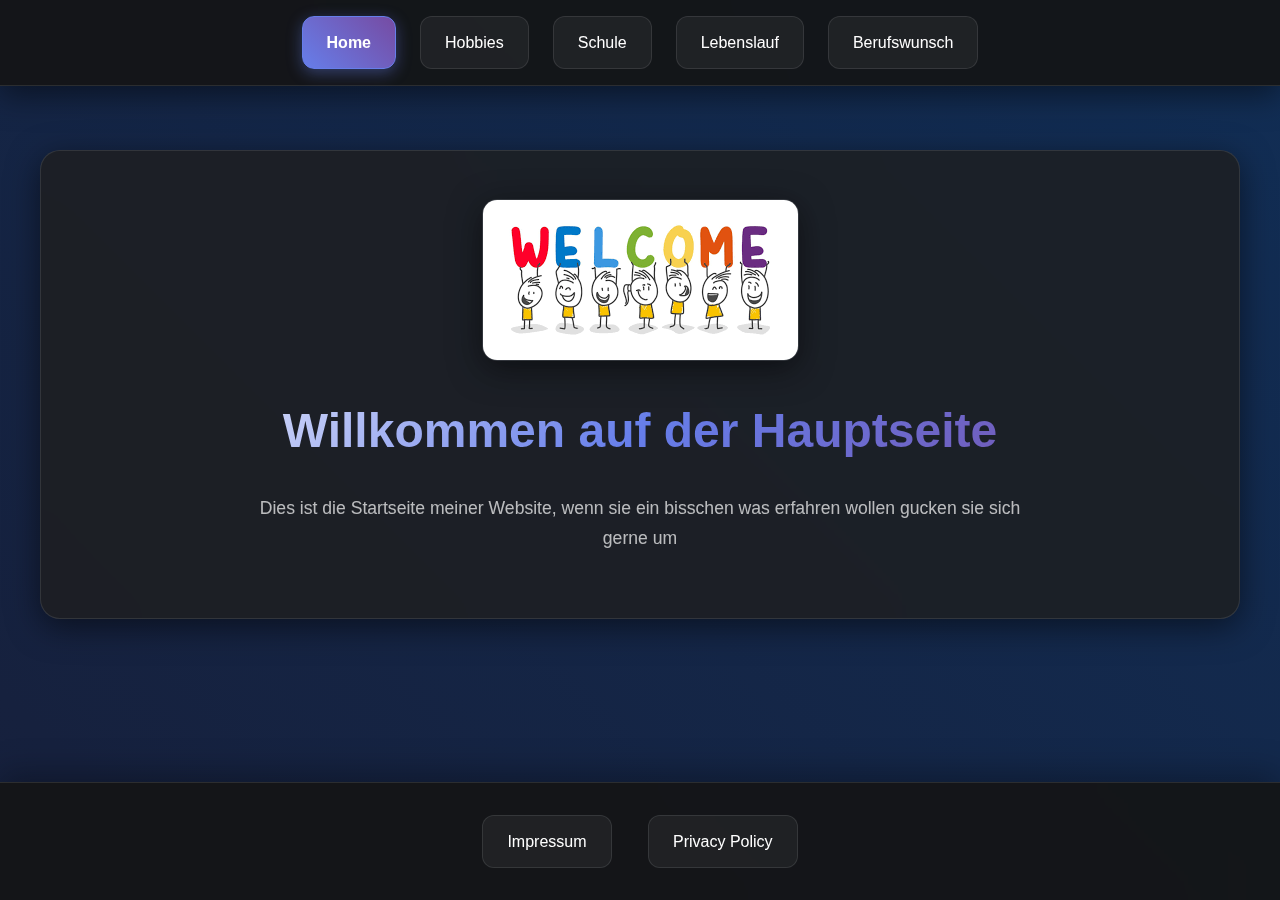
<file: index.html>
<!DOCTYPE html>
<html lang="de">

<head>
    <meta charset="UTF-8">
    <meta name="viewport" content="width=device-width, initial-scale=1.0">
    <title>Home</title>
    <link rel="stylesheet" href="style.css">
</head>

<body>
    <nav>
        <ul>
            <li><a href="index.html" class="active">Home</a></li>
            <li><a href="pages/hobbies.html">Hobbies</a></li>
            <li><a href="pages/schule.html">Schule</a></li>
            <li><a href="pages/lebenslauf.html">Lebenslauf</a></li>
            <li><a href="pages/berufswunsch.html">Berufswunsch</a></li>
        </ul>
    </nav>

    <main>
        <div class="content-container">
            <img src="src/img/Welcome.png" class="welcome-image" alt="">
            <h1>Willkommen auf der Hauptseite</h1>
            <p>Dies ist die Startseite meiner Website, wenn sie ein bisschen was erfahren wollen gucken sie sich gerne um
            </p>
        </div>
    </main>

    <footer>
        <a href="pages/Impressum.html">Impressum</a>
        <a href="pages/PrivacyPolicy.html">Privacy Policy</a>
    </footer>
</body>

</html>
</file>
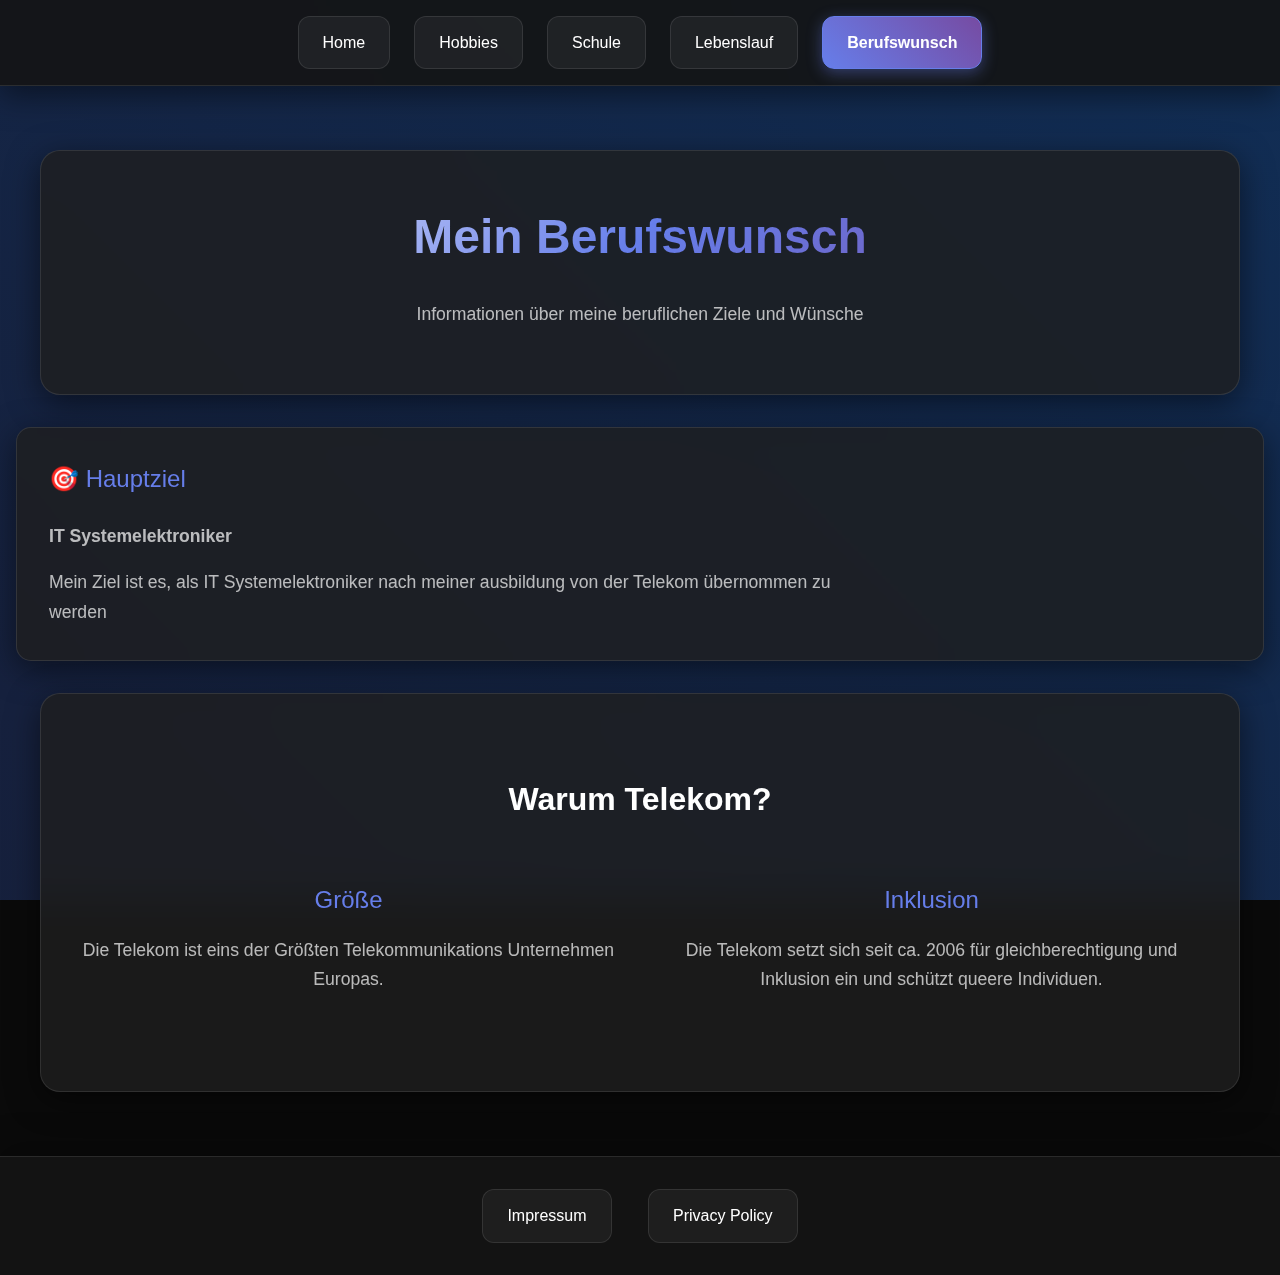
<file: pages/berufswunsch.html>
<!DOCTYPE html>
<html lang="de">
<head>
    <meta charset="UTF-8">
    <meta name="viewport" content="width=device-width, initial-scale=1.0">
    <title>Berufswunsch - Meine Ziele</title>
    <link rel="stylesheet" href="../style.css">
</head>
<body>
    <nav>
        <ul>
            <li><a href="../index.html">Home</a></li>
            <li><a href="hobbies.html">Hobbies</a></li>
            <li><a href="schule.html">Schule</a></li>
            <li><a href="lebenslauf.html">Lebenslauf</a></li>
            <li><a href="berufswunsch.html" class="active">Berufswunsch</a></li>
        </ul>
    </nav>
    
    <main>
        <div class="content-container">
            <h1>Mein Berufswunsch</h1>
            <p>Informationen über meine beruflichen Ziele und Wünsche</p>
        </div>

        <div class="card-grid">
            <div class="card">
                <h3 class="text-gradient">🎯 Hauptziel</h3>
                <p><strong>IT Systemelektroniker</strong></p>
                <p>Mein Ziel ist es, als IT Systemelektroniker nach meiner ausbildung von der Telekom übernommen zu werden</p>
            </div>
        </div>

        <div class="content-container">
            <h2>Warum Telekom?</h2>
            <div class="card-grid">
                <div class="glass-card">
                    <h3>Größe</h3>
                    <p>Die Telekom ist eins der Größten Telekommunikations Unternehmen Europas.</p>
                </div>
                <div class="glass-card">
                    <h3>Inklusion</h3>
                    <p>Die Telekom setzt sich seit ca. 2006 für gleichberechtigung und Inklusion ein und schützt queere Individuen.</p>
                </div>
            </div>
        </div>
    </main>

    <footer>
        <a href="Impressum.html">Impressum</a>
        <a href="PrivacyPolicy.html">Privacy Policy</a>
    </footer>
</body>
</html>
</file>
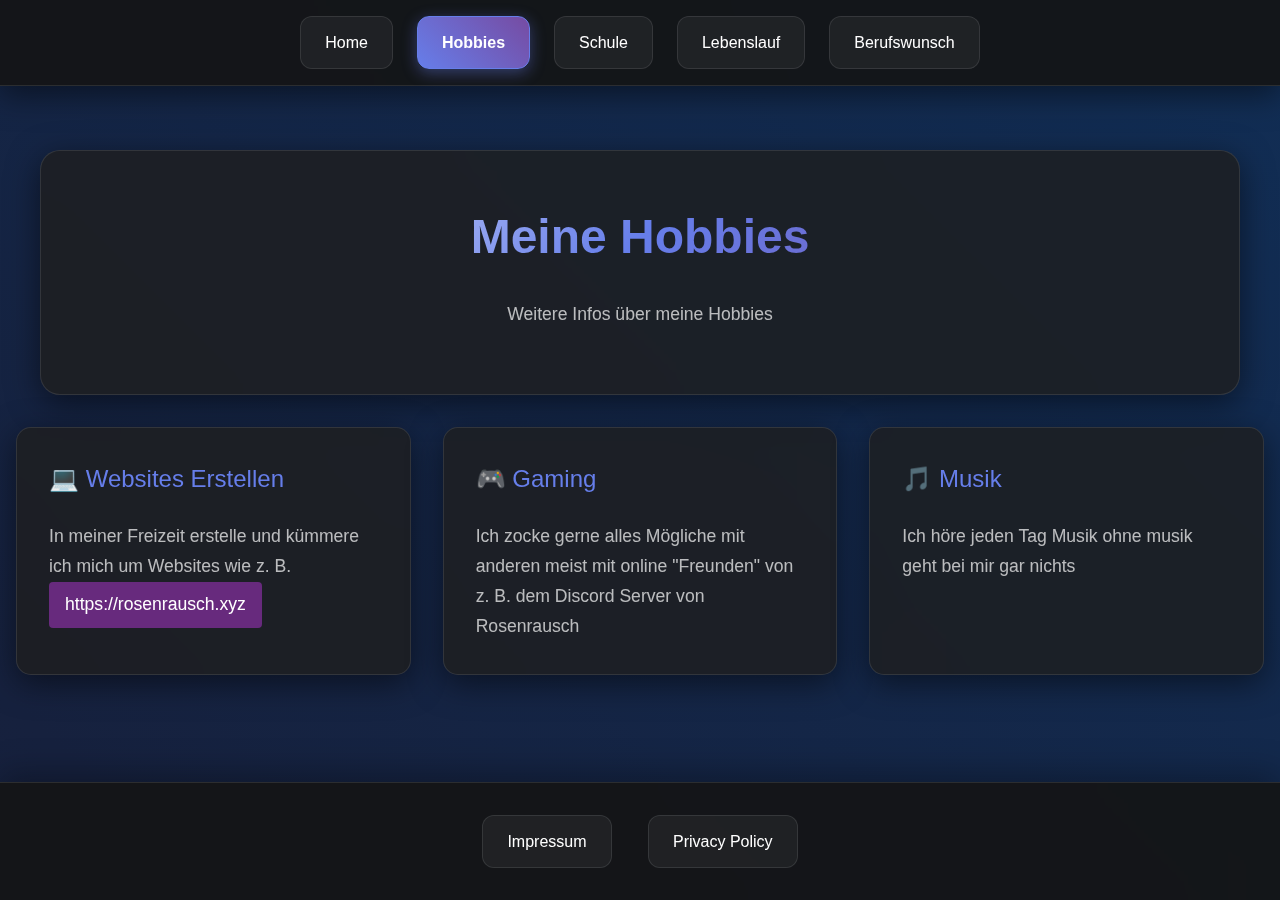
<file: pages/hobbies.html>
<!DOCTYPE html>
<html lang="de">
<head>
    <meta charset="UTF-8">
    <meta name="viewport" content="width=device-width, initial-scale=1.0">
    <title>Hobbies - Meine Interessen</title>
    <link rel="stylesheet" href="../style.css">
</head>
<body>
    <nav>
        <ul>
            <li><a href="../index.html">Home</a></li>
            <li><a href="hobbies.html" class="active">Hobbies</a></li>
            <li><a href="schule.html">Schule</a></li>
            <li><a href="lebenslauf.html">Lebenslauf</a></li>
            <li><a href="berufswunsch.html">Berufswunsch</a></li>
        </ul>
    </nav>
    
    <main>
        <div class="content-container">
            <h1>Meine Hobbies</h1>
            <p>Weitere Infos über meine Hobbies</p>
        </div>

        <div class="card-grid">
            <div class="card">
                <h3 class="text-gradient">💻 Websites Erstellen</h3>
                <p>In meiner Freizeit erstelle und kümmere ich mich um Websites wie z. B. <a href="https://rosenrausch.xyz" target="_blank" class="btn">https://rosenrausch.xyz</a></p>
            </div>

            <div class="card">
                <h3 class="text-gradient">🎮 Gaming</h3>
                <p>Ich zocke gerne alles Mögliche mit anderen meist mit online "Freunden" von z. B. dem Discord Server von Rosenrausch</p>
            </div>

            <div class="card">
                <h3 class="text-gradient">🎵 Musik</h3>
                <p>Ich höre jeden Tag Musik ohne musik geht bei mir gar nichts </p>
            </div>
        </div>
    </main>

    <footer>
        <a href="Impressum.html">Impressum</a>
        <a href="PrivacyPolicy.html">Privacy Policy</a>
    </footer>
</body>
</html>
</file>
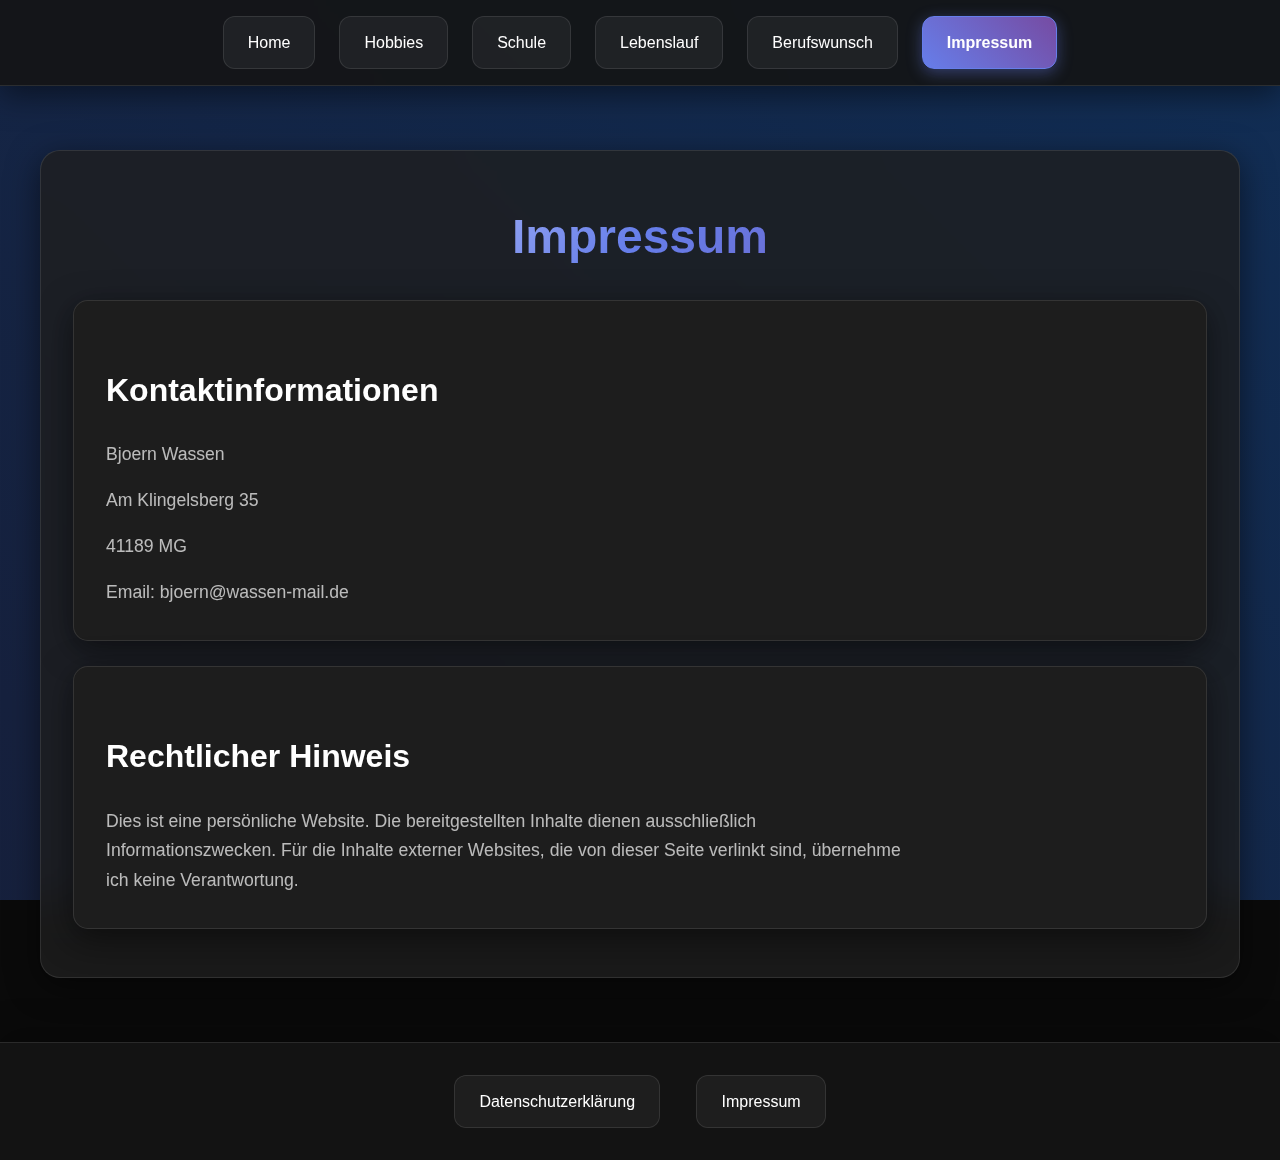
<file: pages/Impressum.html>
<!DOCTYPE html>
<html lang="de">

<head>
    <meta charset="UTF-8">
    <title>Impressum</title>
    <link rel="stylesheet" href="../style.css">
    <meta name="viewport" content="width=device-width, initial-scale=1.0">
</head>

<body>
    <nav>
        <ul>
            <li><a href="../index.html">Home</a></li>
            <li><a href="hobbies.html">Hobbies</a></li>
            <li><a href="schule.html">Schule</a></li>
            <li><a href="lebenslauf.html">Lebenslauf</a></li>
            <li><a href="berufswunsch.html">Berufswunsch</a></li>
            <li><a href="Impressum.html" class="active">Impressum</a></li>
        </ul>
    </nav>

    <main>
        <div class="content-container">
            <h1>Impressum</h1>

            <div class="card">
                <h2>Kontaktinformationen</h2>
                <p>Bjoern Wassen</p>
                <p>Am Klingelsberg 35</p>
                <p>41189 MG</p>
                <p>Email: bjoern@wassen-mail.de</p>
            </div>

            <br>

            <div class="card">
                <h2>Rechtlicher Hinweis</h2>
                <p>Dies ist eine persönliche Website. Die bereitgestellten Inhalte dienen ausschließlich
                    Informationszwecken. Für die Inhalte externer Websites, die von dieser Seite verlinkt sind,
                    übernehme ich keine Verantwortung.</p>
            </div>
        </div>
    </main>

    <footer>
        <a href="/pages/PrivacyPolicy.html">Datenschutzerklärung</a>
        <a href="/pages/Impressum.html">Impressum</a>
    </footer>
</body>

</html>
</file>
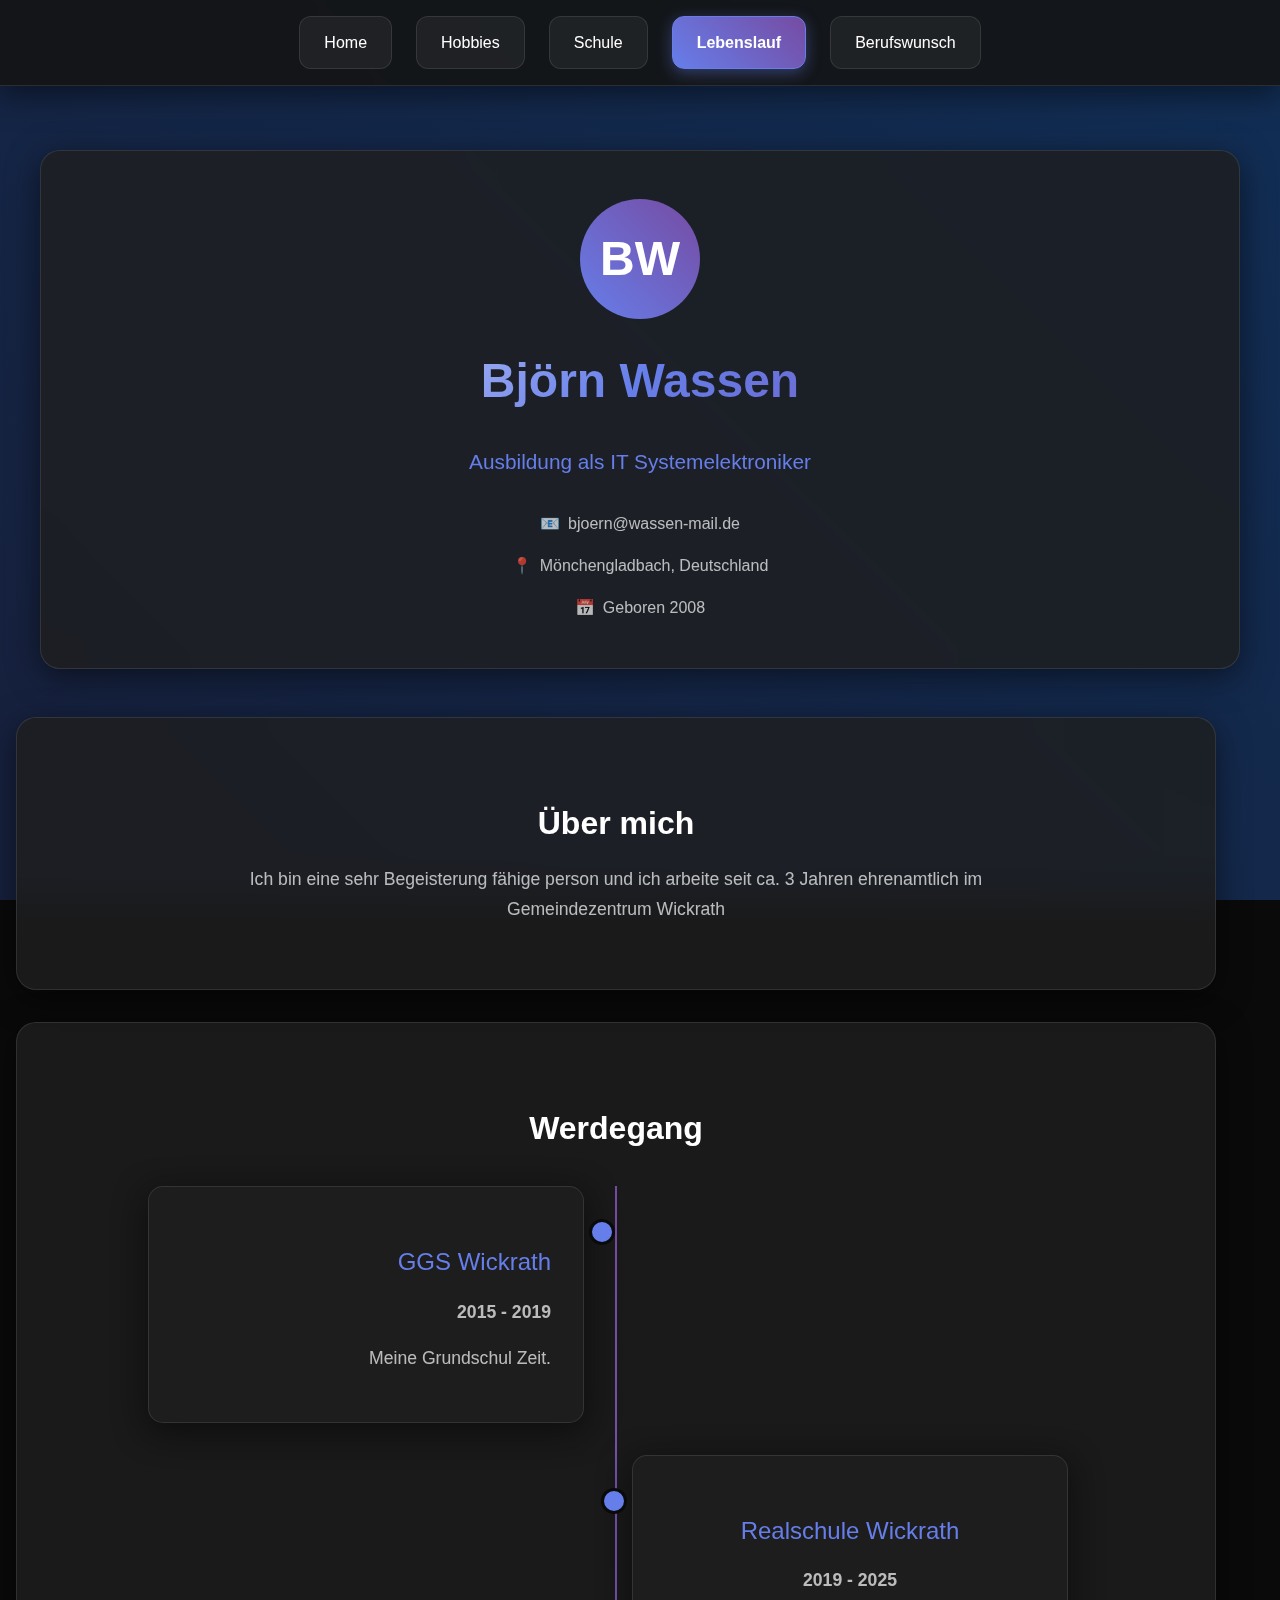
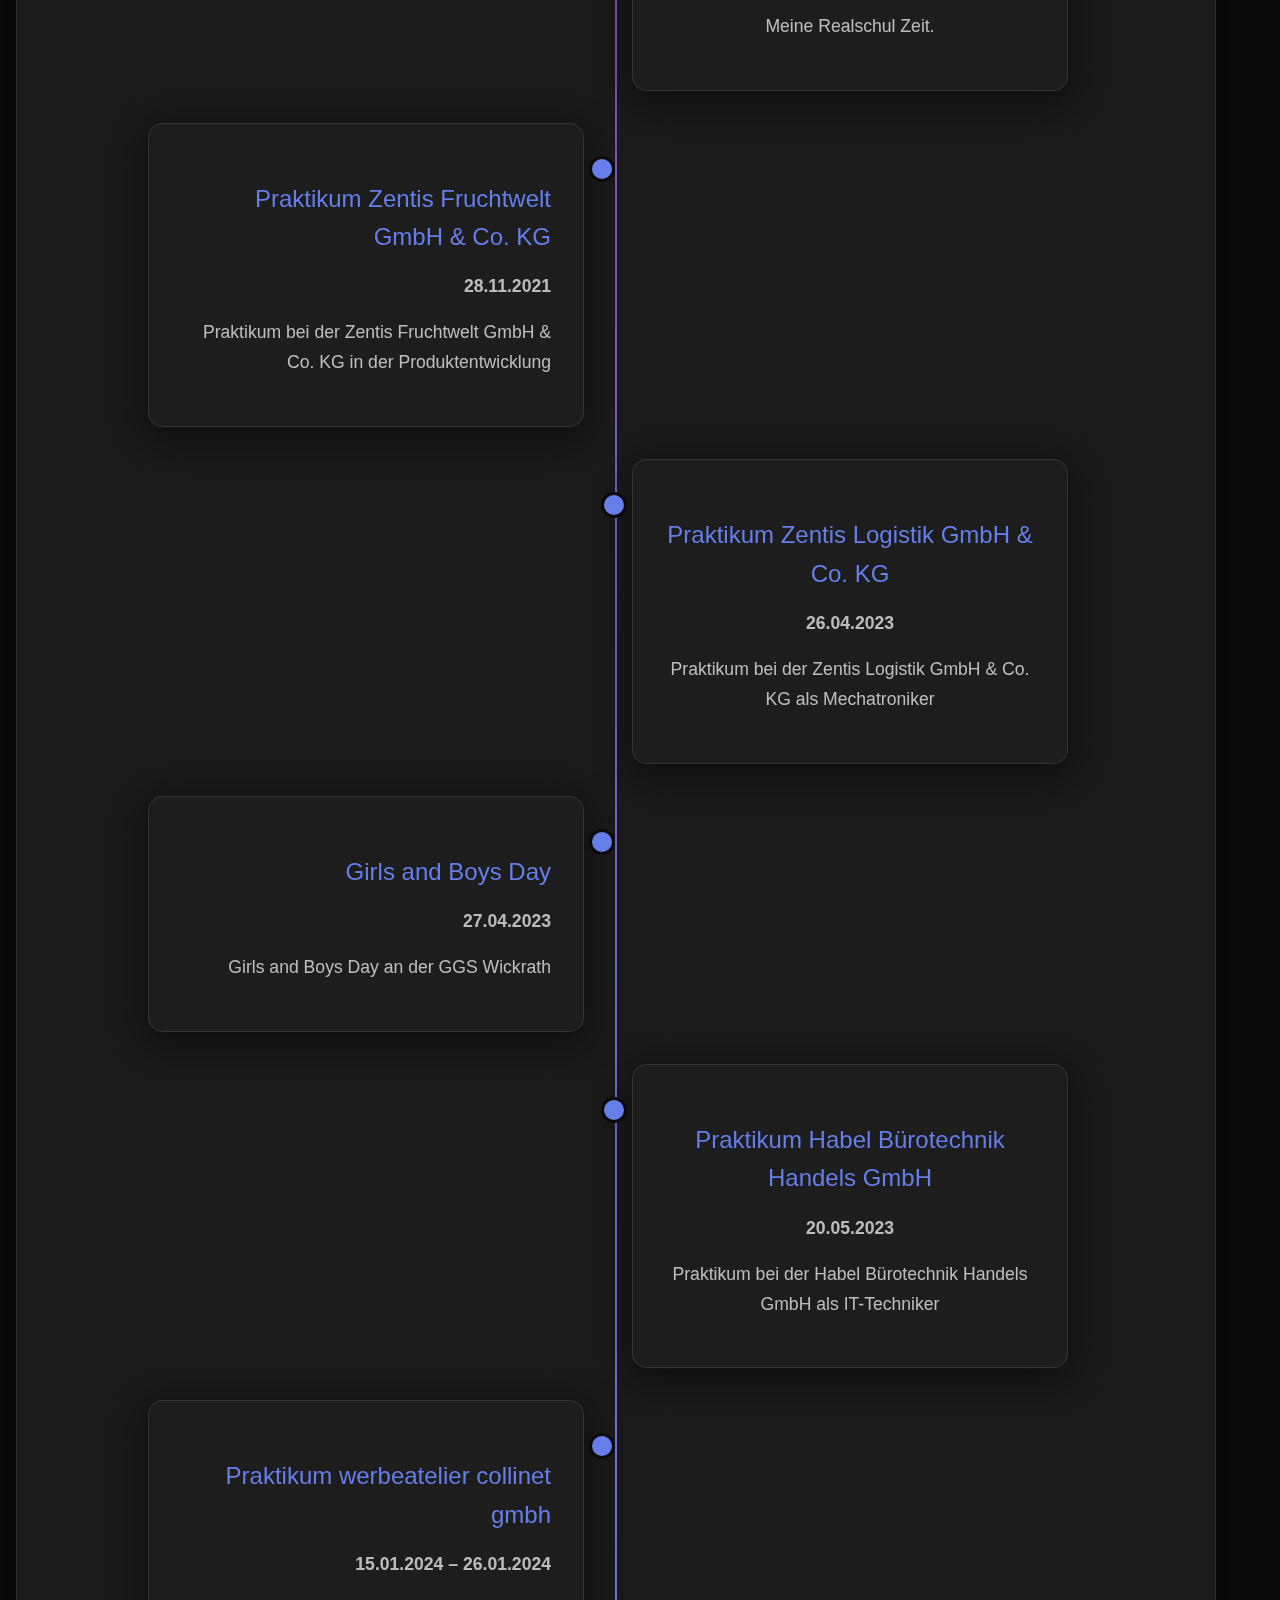
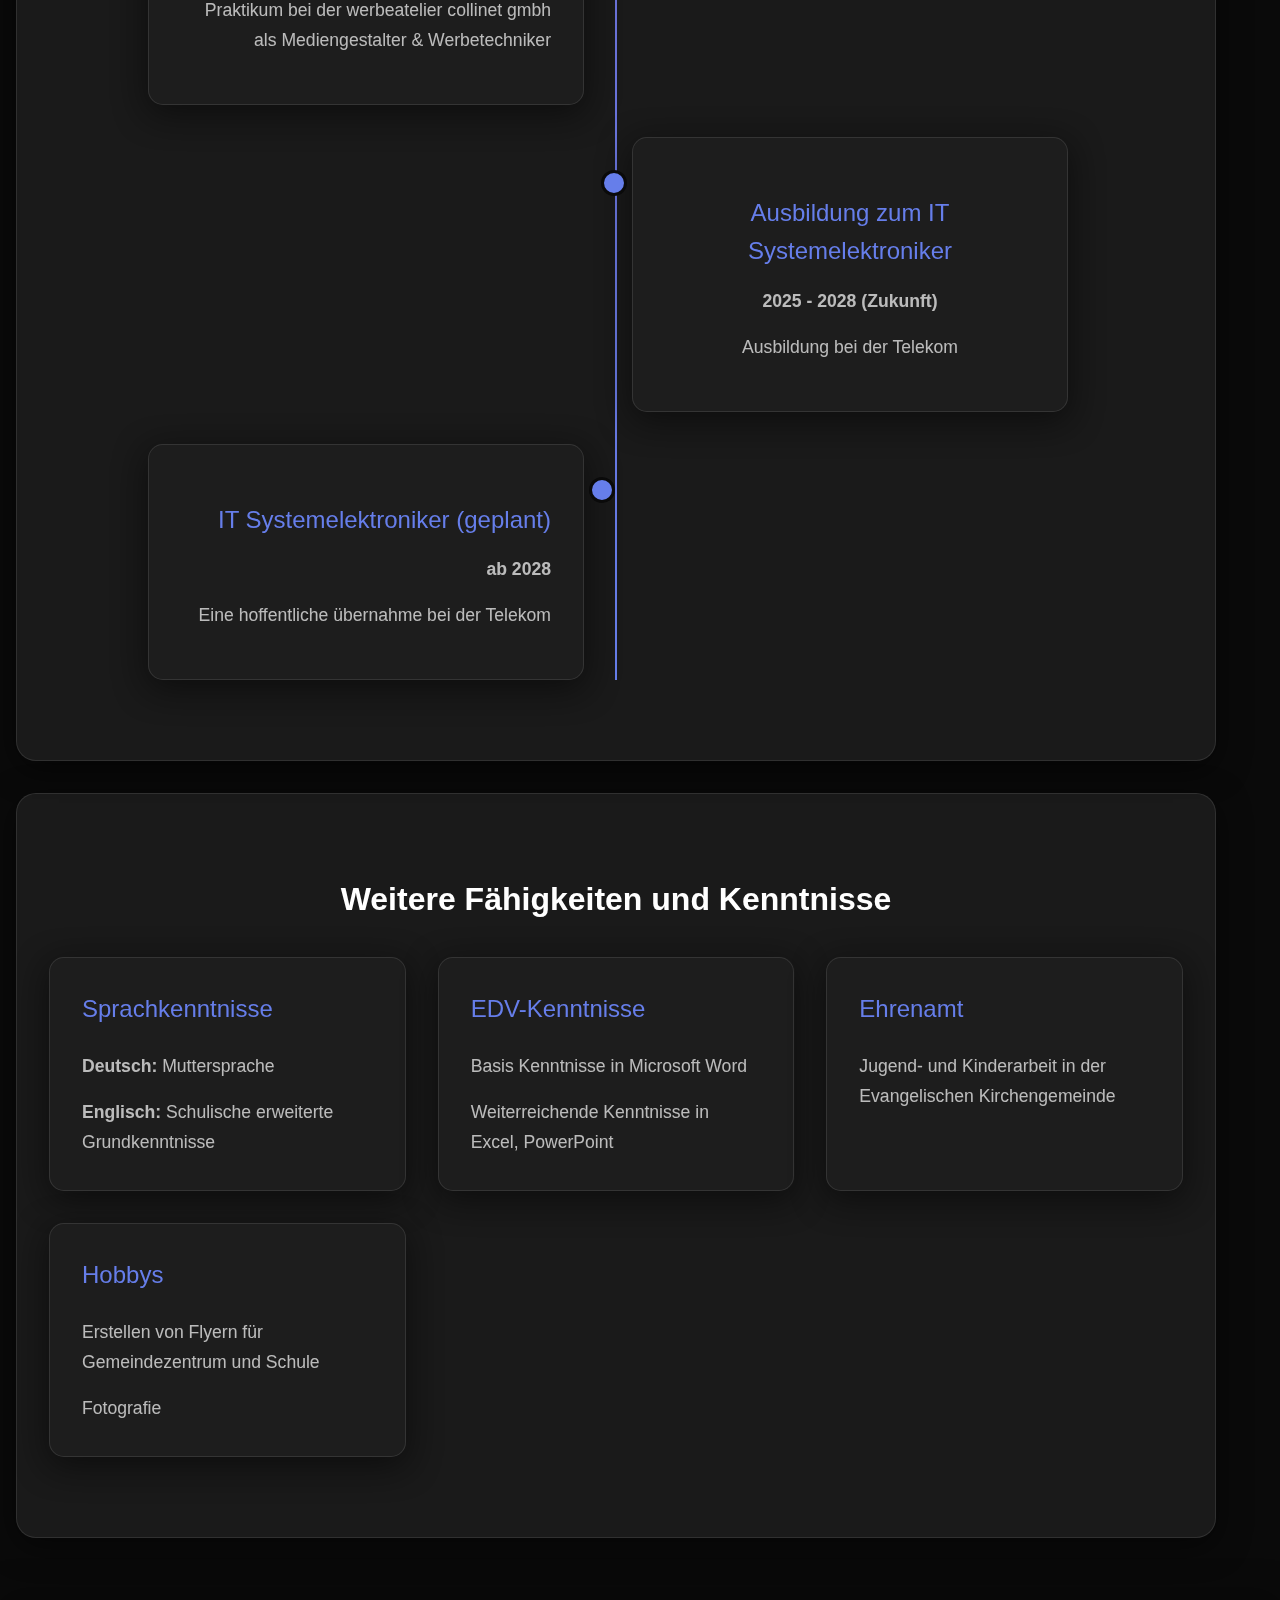
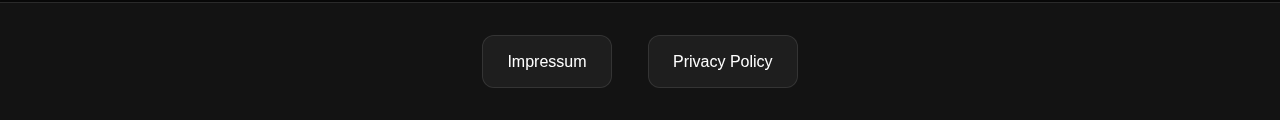
<file: pages/lebenslauf.html>
<!DOCTYPE html>
<html lang="de">
<head>
    <meta charset="UTF-8">
    <meta name="viewport" content="width=device-width, initial-scale=1.0">
    <title>Lebenslauf - Björn Wassen</title>
    <link rel="stylesheet" href="../style.css">
</head>
<body>
    <nav>
        <ul>
            <li><a href="../index.html">Home</a></li>
            <li><a href="hobbies.html">Hobbies</a></li>
            <li><a href="schule.html">Schule</a></li>
            <li><a href="lebenslauf.html" class="active">Lebenslauf</a></li>
            <li><a href="berufswunsch.html">Berufswunsch</a></li>
        </ul>
    </nav>
    
    <main>
        <!-- Header Sektion -->
        <div class="content-container cv-header">
            <div style="width: 120px; height: 120px; background: var(--accent-gradient); border-radius: 50%; margin: 0 auto 1.5rem auto; display: flex; align-items: center; justify-content: center; font-size: 3rem; font-weight: bold; color: white;">BW</div>
            <h1>Björn Wassen</h1>
            <p style="font-size: 1.3rem; color: var(--accent-color); margin-bottom: 2rem;">Ausbildung als IT Systemelektroniker</p>
            
            <div class="contact-info" style="display: flex; flex-direction: column; align-items: center; justify-content: center;">
                <div class="contact-item">
                    <span>📧</span>
                    <span>bjoern@wassen-mail.de</span>
                </div>
                <div class="contact-item">
                    <span>📍</span>
                    <span>Mönchengladbach, Deutschland</span>
                </div>
                <div class="contact-item">
                    <span>📅</span>
                    <span>Geboren 2008</span>
                </div>
            </div>
        </div>

        <!-- Über mich -->
        <div class="content-container cv-section">
            <h2>Über mich</h2>
            <p>Ich bin eine sehr Begeisterung fähige person und ich arbeite seit ca. 3 Jahren ehrenamtlich im Gemeindezentrum Wickrath</p>
        </div>

        <!-- Berufserfahrung & Bildung -->
        <div class="content-container cv-section">
            <h2>Werdegang</h2>
            <div class="timeline">
                <div class="timeline-item">
                    <h3>GGS Wickrath</h3>
                    <p><strong>2015 - 2019</strong></p>
                    <p>Meine Grundschul Zeit.</p>
                </div>

                <div class="timeline-item">
                    <h3>Realschule Wickrath</h3>
                    <p><strong>2019 - 2025</strong></p>
                    <p>Meine Realschul Zeit.</p>
                </div>

                <div class="timeline-item">
                    <h3>Praktikum Zentis Fruchtwelt GmbH & Co. KG</h3>
                    <p><strong>28.11.2021</strong></p>
                    <p>Praktikum bei der Zentis Fruchtwelt GmbH & Co. KG in der Produktentwicklung</p>
                </div>

                <div class="timeline-item">
                    <h3>Praktikum Zentis Logistik GmbH & Co. KG</h3>
                    <p><strong>26.04.2023</strong></p>
                    <p>Praktikum bei der Zentis Logistik GmbH & Co. KG als Mechatroniker</p>
                </div>

                <div class="timeline-item">
                    <h3>Girls and Boys Day</h3>
                    <p><strong>27.04.2023</strong></p>
                    <p>Girls and Boys Day an der GGS Wickrath</p>
                </div>

                <div class="timeline-item">
                    <h3>Praktikum Habel Bürotechnik Handels GmbH</h3>
                    <p><strong>20.05.2023</strong></p>
                    <p>Praktikum bei der Habel Bürotechnik Handels GmbH als IT-Techniker</p>
                </div>

                <div class="timeline-item">
                    <h3>Praktikum werbeatelier collinet gmbh</h3>
                    <p><strong>15.01.2024 – 26.01.2024</strong></p>
                    <p>Praktikum bei der werbeatelier collinet gmbh als Mediengestalter & Werbetechniker</p>
                </div>

                <div class="timeline-item">
                    <h3>Ausbildung zum IT Systemelektroniker</h3>
                    <p><strong>2025 - 2028 (Zukunft)</strong></p>
                    <p>Ausbildung bei der Telekom</p>
                </div>

                <div class="timeline-item">
                    <h3>IT Systemelektroniker (geplant)</h3>
                    <p><strong>ab 2028</strong></p>
                    <p>Eine hoffentliche übernahme bei der Telekom</p>
                </div>
            </div>
        </div>

        <!-- Weitere Fähigkeiten und Kenntnisse -->
        <div class="content-container cv-section">
            <h2>Weitere Fähigkeiten und Kenntnisse</h2>

            <div class="card-grid">
                <div class="card">
                    <h3>Sprachkenntnisse</h3>
                    <p><strong>Deutsch:</strong> Muttersprache</p>
                    <p><strong>Englisch:</strong> Schulische erweiterte Grundkenntnisse</p>
                </div>

                <div class="card">
                    <h3>EDV-Kenntnisse</h3>
                    <p>Basis Kenntnisse in Microsoft Word</p>
                    <p>Weiterreichende Kenntnisse in Excel, PowerPoint</p>
                </div>

                <div class="card">
                    <h3>Ehrenamt</h3>
                    <p>Jugend- und Kinderarbeit in der Evangelischen Kirchengemeinde</p>
                </div>

                <div class="card">
                    <h3>Hobbys</h3>
                    <p>Erstellen von Flyern für Gemeindezentrum und Schule</p>
                    <p>Fotografie</p>
                </div>
            </div>

        </div>
    </main>

    <footer>
        <a href="Impressum.html">Impressum</a>
        <a href="PrivacyPolicy.html">Privacy Policy</a>
    </footer>
</body>
</html>
</file>
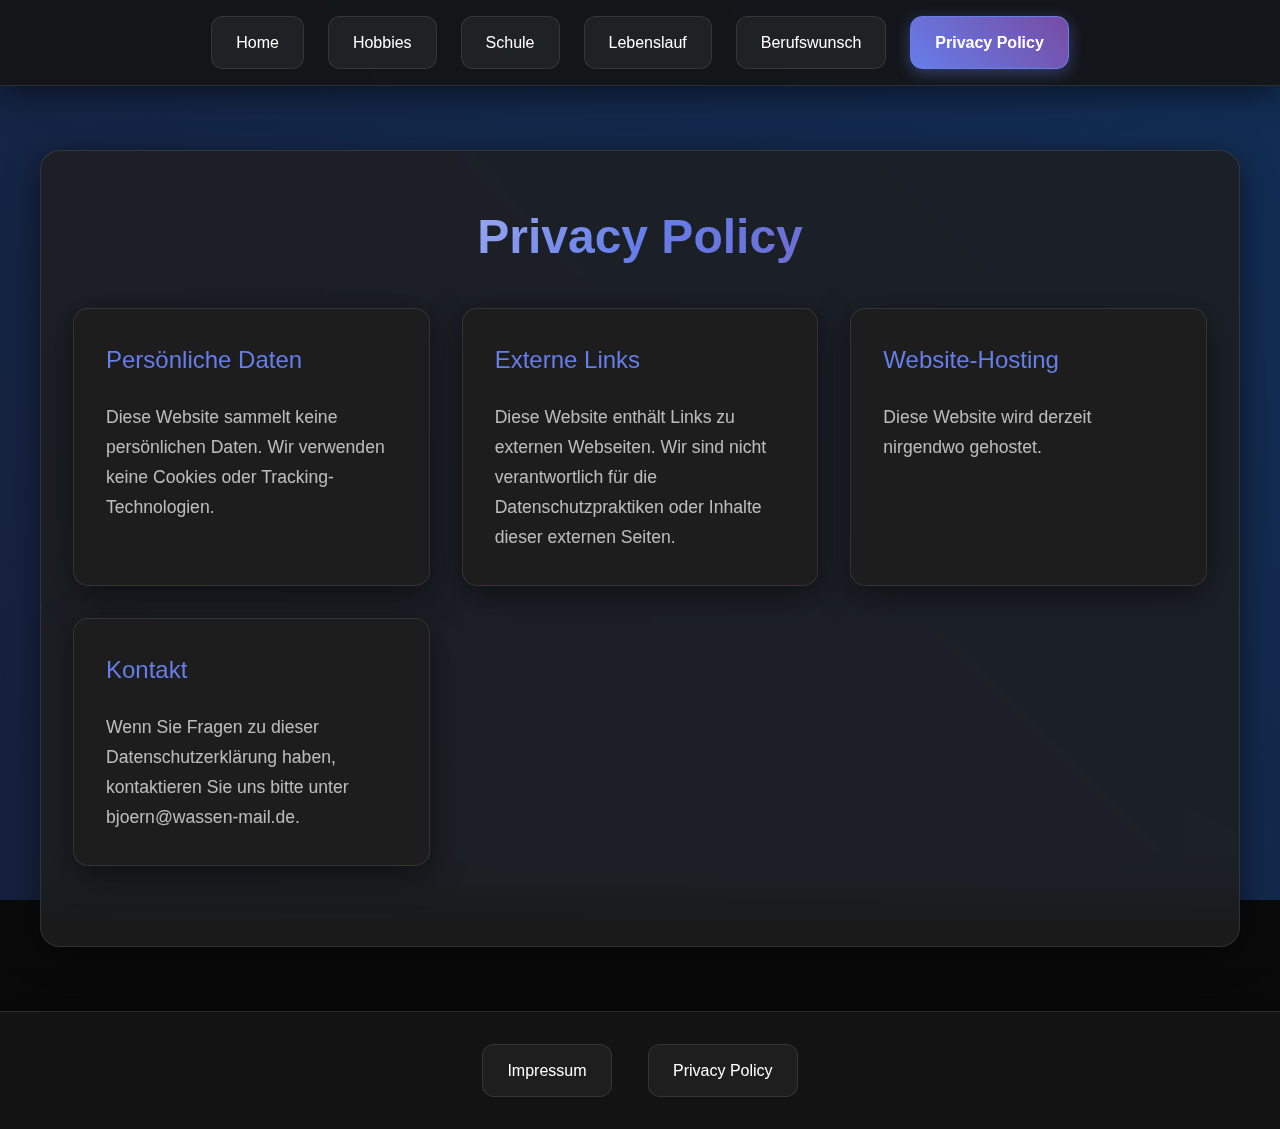
<file: pages/PrivacyPolicy.html>
<!DOCTYPE html>
<html lang="de">

<head>
    <meta charset="UTF-8">
    <meta name="viewport" content="width=device-width, initial-scale=1.0">
    <title>Privacy Policy</title>
    <link rel="stylesheet" href="../style.css">
</head>

<body>
    <nav>
        <ul>
            <li><a href="../index.html">Home</a></li>
            <li><a href="hobbies.html">Hobbies</a></li>
            <li><a href="schule.html">Schule</a></li>
            <li><a href="lebenslauf.html">Lebenslauf</a></li>
            <li><a href="berufswunsch.html">Berufswunsch</a></li>
            <li><a href="PrivacyPolicy.html" class="active">Privacy Policy</a></li>
        </ul>
    </nav>

    <main>
        <div class="content-container">
            <h1>Privacy Policy</h1>

            <div class="card-grid">
                <div class="card">
                    <h3>Persönliche Daten</h3>
                    <p>Diese Website sammelt keine persönlichen Daten. Wir verwenden keine Cookies oder Tracking-Technologien.
                    </p>
                </div>

                <div class="card">
                    <h3>Externe Links</h3>
                    <p>Diese Website enthält Links zu externen Webseiten. Wir sind nicht verantwortlich für die
                        Datenschutzpraktiken oder Inhalte dieser externen Seiten.</p>
                </div>

                <div class="card">
                    <h3>Website-Hosting</h3>
                    <p>Diese Website wird derzeit nirgendwo gehostet.</p>
                </div>

                <div class="card">
                    <h3>Kontakt</h3>
                    <p>Wenn Sie Fragen zu dieser Datenschutzerklärung haben, kontaktieren Sie uns bitte unter
                        bjoern@wassen-mail.de.</p>
                </div>
            </div>
        </div>
    </main>

    <footer>
        <a href="Impressum.html">Impressum</a>
        <a href="PrivacyPolicy.html">Privacy Policy</a>
    </footer>
</body>

</html>
</file>
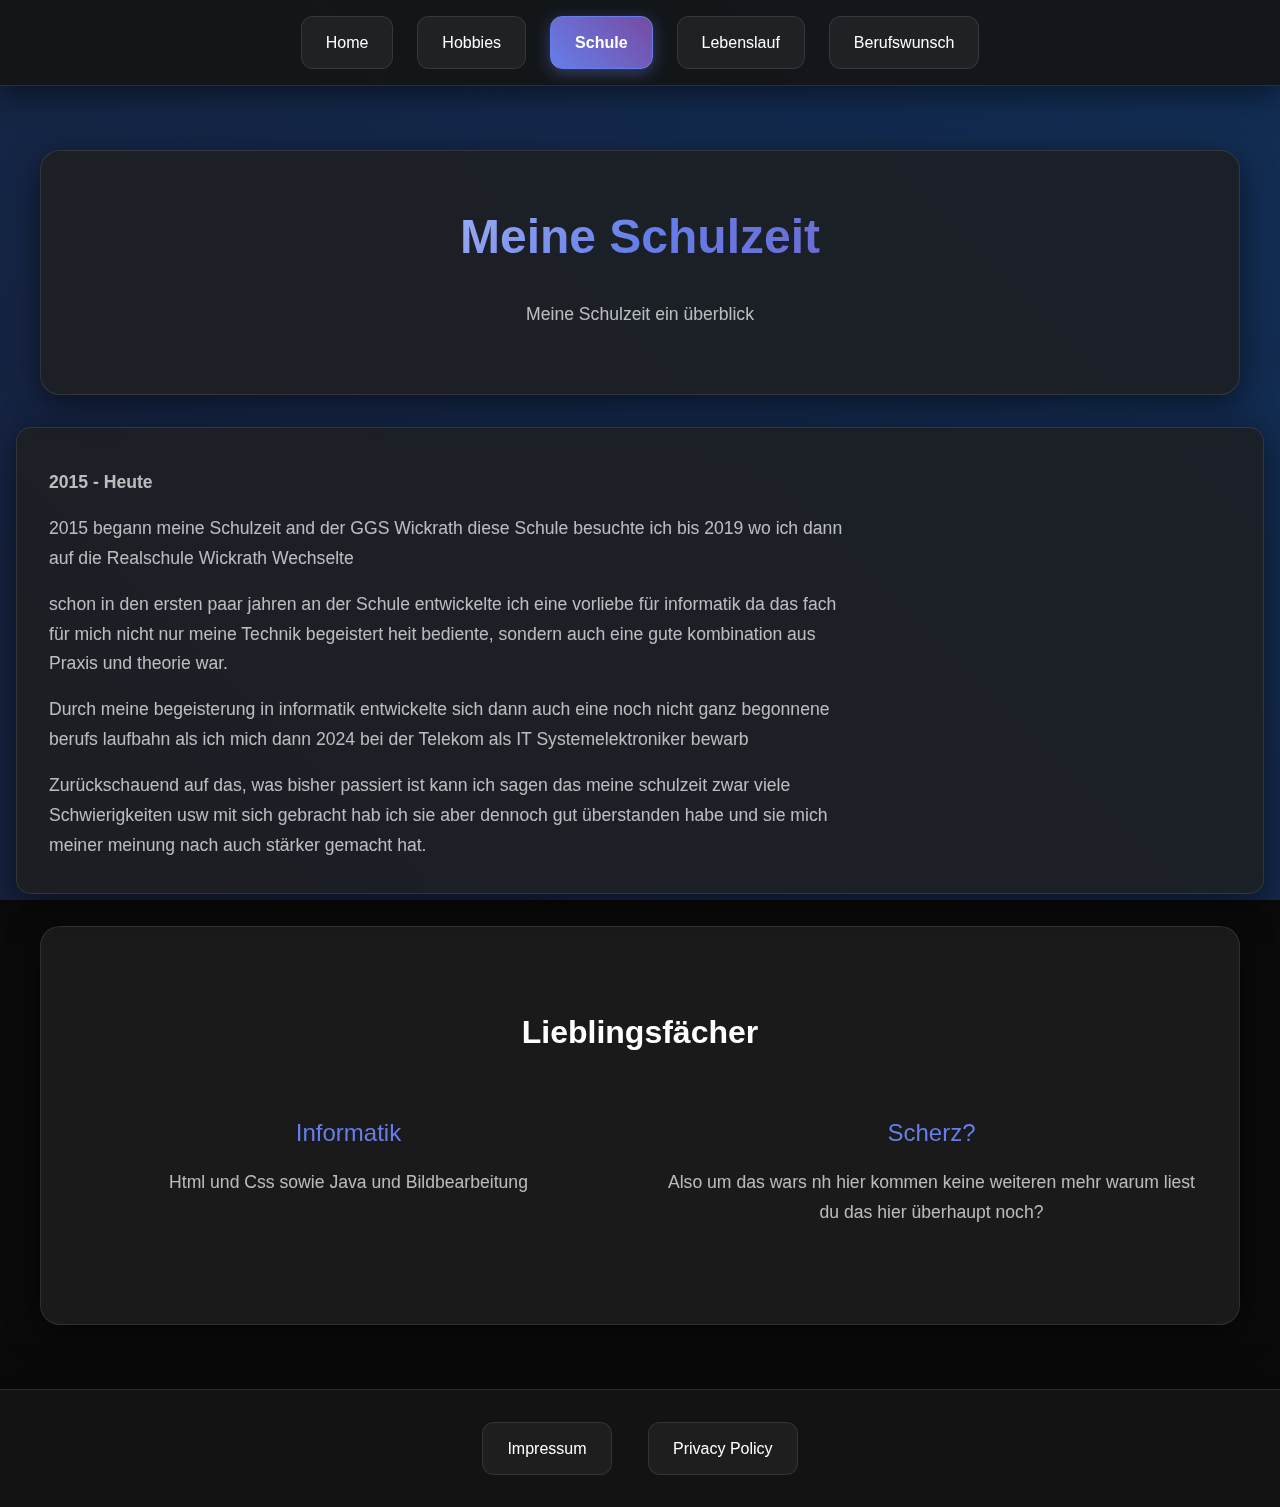
<file: pages/schule.html>
<!DOCTYPE html>
<html lang="de">
<head>
    <meta charset="UTF-8">
    <meta name="viewport" content="width=device-width, initial-scale=1.0">
    <title>Schule - Mein Bildungsweg</title>
    <link rel="stylesheet" href="../style.css">
</head>
<body>
    <nav>
        <ul>
            <li><a href="../index.html">Home</a></li>
            <li><a href="hobbies.html">Hobbies</a></li>
            <li><a href="schule.html" class="active">Schule</a></li>
            <li><a href="lebenslauf.html">Lebenslauf</a></li>
            <li><a href="berufswunsch.html">Berufswunsch</a></li>
        </ul>
    </nav>
    
    <main>
        <div class="content-container">
            <h1>Meine Schulzeit</h1>
            <p>Meine Schulzeit ein überblick</p>
        </div>
            <div class="card">
                <p><strong>2015 - Heute</strong></p>
                <p>2015 begann meine Schulzeit and der GGS Wickrath diese Schule besuchte ich bis 2019 wo ich dann auf die Realschule Wickrath Wechselte</p>
                <p>schon in den ersten paar jahren an der Schule entwickelte ich eine vorliebe für informatik da das fach für mich nicht nur meine Technik begeistert heit bediente, sondern auch eine gute kombination aus Praxis und theorie war.</p>
                <p>Durch meine begeisterung in informatik entwickelte sich dann auch eine noch nicht ganz begonnene berufs laufbahn als ich mich dann 2024 bei der Telekom als IT Systemelektroniker bewarb</p>
                <p>Zurückschauend auf das, was bisher passiert ist kann ich sagen das meine schulzeit zwar viele Schwierigkeiten usw mit sich gebracht hab ich sie aber dennoch gut überstanden habe und sie mich meiner meinung nach auch stärker gemacht hat.</p>
            </div>

        <div class="content-container">
            <h2>Lieblingsfächer</h2>
            <div class="card-grid">
                <div class="glass-card">
                    <h3 class="text-gradient">Informatik</h3>
                    <p>Html und Css sowie Java und Bildbearbeitung</p>
                </div>
                <div class="glass-card">
                    <h3 class="text-gradient">Scherz?</h3>
                    <p>Also um das wars nh hier kommen keine weiteren mehr warum liest du das hier überhaupt noch?</p>
                </div>
            </div>
        </div>
    </main>

    <footer>
        <a href="Impressum.html">Impressum</a>
        <a href="PrivacyPolicy.html">Privacy Policy</a>
    </footer>
</body>
</html>
</file>
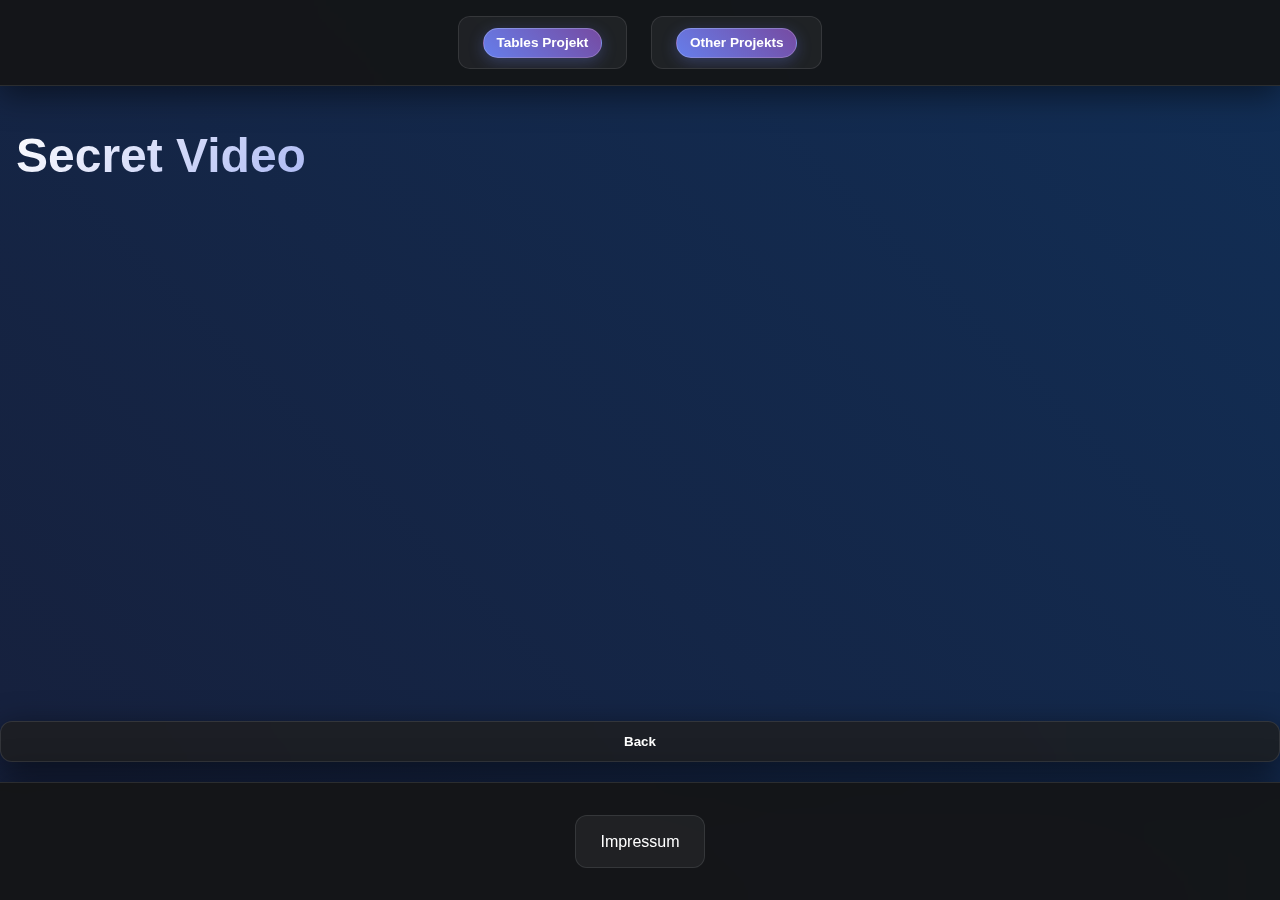
<file: pages/secret.html>
<!DOCTYPE html>
<html lang="de">

<head>
    <title>Secret Page</title>
    <link rel="stylesheet" href="/style.css">
</head>

<nav>
    <ul>
        <li><a href="/pages/tables.html"><span class="badge">Tables Projekt</span></a></li>
        <li><a href="https://itslian.de"><span class="badge">Other Projekts</span></a></li>
    </ul>
</nav>
    
<body>
    <main>
        <h1>Secret Video</h1>
        <iframe width="640" height="360" src="https://www.youtube.com/embed/dQw4w9WgXcQ?autoplay=1&mute=0"
            frameborder="0" allowfullscreen></iframe>
    </main>
    <button style="margin-bottom: 20px; margin-top: 20px;">
        <a href="/index.html">Back</a>
    </button>
</body>

<footer>
    <a href="/pages/Impressum.html">Impressum</a>
</footer>
    
</html>
</file>
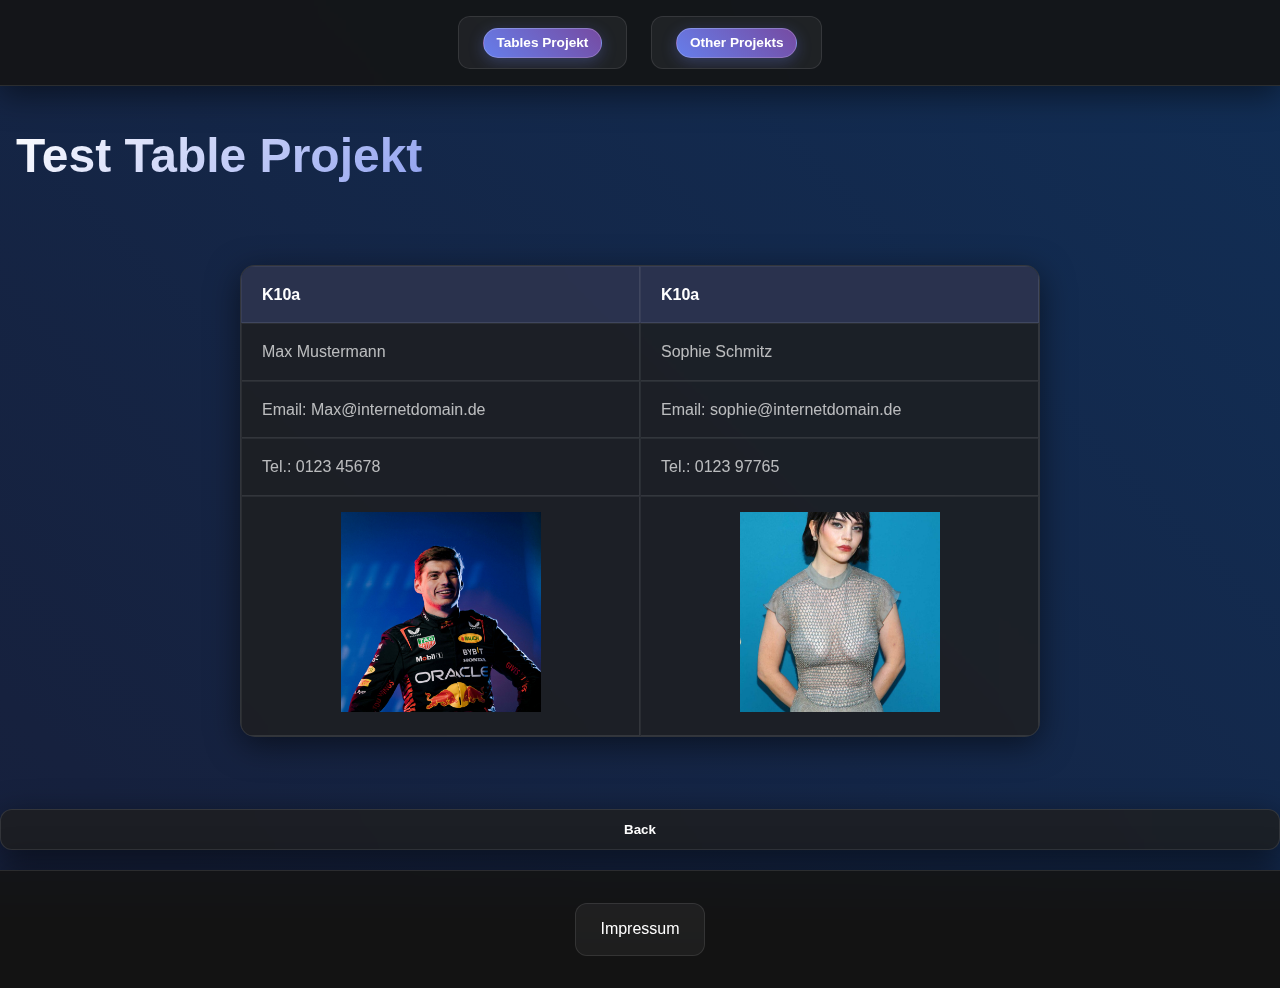
<file: pages/tables.html>
<!DOCTYPE html>
<html lang="de">

<head>
    <title>Tables Projekt</title>
    <link rel="stylesheet" href="../style.css">
</head>

<nav>
    <ul>
        <li><a href="tables.html"><span class="badge">Tables Projekt</span></a></li>
        <li><a href="https://itslian.de"><span class="badge">Other Projekts</span></a></li>
    </ul>
</nav>
    
<body>
    <main>
        <h1>Test Table Projekt</h1>
        <br>
        <table id="data-table" border="2" cellspacing="20" style="width: 100%;">
            <tr>
                <th style="width: 50%">K10a</th>
                <th style="width: 50%">K10a</th>
            </tr>
            <tr>
                <td>Max Mustermann</td>
                <td>Sophie Schmitz</td>
            </tr>
            <tr>
                <td>Email: Max@internetdomain.de</td>
                <td>Email: sophie@internetdomain.de</td>
            </tr>
            <tr>
                <td>Tel.: 0123 45678</td>
                <td>Tel.: 0123 97765</td>
            </tr>
            <tr>
                <td style="text-align: center"><img src="../src/img/Max.jpg" width="200" height="200"
                        style="object-fit: cover"></td>
                <td style="text-align: center"><img src="../src/img/Sophie.jpg" width="200" height="200"
                        style="object-fit: cover"></td>
            </tr>
        </table>
    </main>
    <button style="margin-bottom: 20px; margin-top: 20px;">
        <a href="../index.html">Back</a>
    </button>
</body>

<footer>
    <a href="Impressum.html">Impressum</a>
</footer>

</html>
</file>
<file: style.css>
/* Reset und Basis-Styling */
* {
    margin: 0;
    padding: 0;
    box-sizing: border-box;
}

body {
    font-family: 'Inter', -apple-system, BlinkMacSystemFont, 'Segoe UI', Roboto, sans-serif;
    background: #0a0a0a;
    color: #ffffff;
    line-height: 1.6;
    min-height: 100vh;
    display: flex;
    flex-direction: column;
    position: relative;
    overflow-x: hidden;
}

/* Dunkler animierter Gradient-Hintergrund */
body::before {
    content: '';
    position: fixed;
    top: 0;
    left: 0;
    width: 100%;
    height: 100%;
    background: linear-gradient(45deg, #1a1a2e, #16213e, #0f3460, #533a7b);
    background-size: 400% 400%;
    animation: gradientShift 20s ease infinite;
    z-index: -1;
}

@keyframes gradientShift {
    0% { background-position: 0 50%; }
    50% { background-position: 100% 50%; }
    100% { background-position: 0 50%; }
}

/* Dunkle Glasmorphismus-Variablen */
:root {
    --glass-bg: rgba(30, 30, 30, 0.8);
    --glass-border: rgba(255, 255, 255, 0.1);
    --glass-shadow: 0 8px 32px 0 rgba(0, 0, 0, 0.5);
    --glass-hover-shadow: 0 12px 40px 0 rgba(0, 0, 0, 0.7);
    --text-primary: #ffffff;
    --text-secondary: rgba(255, 255, 255, 0.7);
    --accent-gradient: linear-gradient(45deg, #667eea, #764ba2);
    --accent-color: #667eea;
    --hover-color: #764ba2;
    --dark-surface: rgba(20, 20, 20, 0.9);
}

/* Glasmorphismus-Basis-Klasse */
.glass-effect {
    background: var(--glass-bg);
    backdrop-filter: blur(20px);
    -webkit-backdrop-filter: blur(20px);
    border-radius: 15px;
    border: 1px solid var(--glass-border);
    box-shadow: var(--glass-shadow);
    transition: all 0.3s ease;
}

.glass-effect:hover {
    transform: translateY(-3px);
    box-shadow: var(--glass-hover-shadow);
    background: rgba(40, 40, 40, 0.9);
    border-color: rgba(255, 255, 255, 0.2);
}

/* Navigation mit dunklem Glaseffekt */
nav {
    background: var(--dark-surface);
    backdrop-filter: blur(20px);
    -webkit-backdrop-filter: blur(20px);
    padding: 1rem 0;
    border-bottom: 1px solid var(--glass-border);
    box-shadow: var(--glass-shadow);
    position: sticky;
    top: 0;
    z-index: 100;
}

nav ul {
    list-style: none;
    display: flex;
    justify-content: center;
    flex-wrap: wrap;
    gap: 1.5rem;
    max-width: 1200px;
    margin: 0 auto;
    padding: 0 1rem;
}

nav a {
    text-decoration: none;
    color: var(--text-primary);
    padding: 0.8rem 1.5rem;
    border-radius: 12px;
    transition: all 0.3s ease;
    display: block;
    font-weight: 500;
    background: rgba(255, 255, 255, 0.05);
    border: 1px solid rgba(255, 255, 255, 0.1);
    position: relative;
    overflow: hidden;
}

nav a:hover {
    background: var(--accent-gradient);
    transform: translateY(-2px);
    box-shadow: 0 8px 25px rgba(102, 126, 234, 0.3);
    border-color: var(--accent-color);
}

/* Aktive Seite in Navigation */
nav a.active {
    background: var(--accent-gradient);
    color: white;
    font-weight: 600;
    box-shadow: 0 4px 15px rgba(102, 126, 234, 0.4);
    border-color: var(--accent-color);
}

nav a.active:hover {
    transform: translateY(-1px);
    box-shadow: 0 6px 20px rgba(102, 126, 234, 0.5);
}

.badge {
    background: var(--accent-gradient);
    padding: 0.4rem 0.8rem;
    border-radius: 20px;
    font-size: 0.85rem;
    font-weight: 600;
    color: white;
    box-shadow: 0 4px 15px rgba(102, 126, 234, 0.3);
    border: 1px solid rgba(255, 255, 255, 0.2);
}

/* Main Content */
main {
    flex: 1;
    max-width: 1400px; /* Erhöht von 1200px */
    margin: 0 auto;
    padding: 2rem 1rem;
    width: 100%;
}

.content-container {
    background: var(--glass-bg);
    backdrop-filter: blur(20px);
    -webkit-backdrop-filter: blur(20px);
    border-radius: 20px;
    border: 1px solid var(--glass-border);
    box-shadow: var(--glass-shadow);
    padding: 3rem 2rem;
    margin: 2rem auto; /* auto hinzugefügt */
    transition: all 0.3s ease;
    text-align: center;
    max-width: 1200px; /* Max-width hinzugefügt */
}

h1 {
    font-size: 3rem;
    margin-bottom: 1.5rem;
    background: linear-gradient(135deg, #ffffff, var(--accent-color), var(--hover-color));
    -webkit-background-clip: text;
    -webkit-text-fill-color: transparent;
    background-clip: text;
    font-weight: 700;
}

h2 {
    font-size: 2rem;
    margin: 2rem 0 1rem 0;
    color: var(--text-primary);
    font-weight: 600;
}

h3 {
    font-size: 1.5rem;
    margin: 1.5rem 0 1rem 0;
    color: var(--accent-color);
    font-weight: 500;
}

p {
    font-size: 1.1rem;
    color: var(--text-secondary);
    max-width: 800px;
    margin: 1rem auto;
    line-height: 1.7;
}

.welcome-image {
    display: block;
    margin: 0 auto 2rem auto;
    border-radius: 15px;
    box-shadow: var(--glass-shadow);
    transition: all 0.3s ease;
    max-width: 100%;
    height: auto;
    border: 1px solid var(--glass-border);
}

.welcome-image:hover {
    transform: scale(1.02) translateY(-3px);
    box-shadow: var(--glass-hover-shadow);
}

/* Card Layout */
.card-grid {
    display: grid;
    grid-template-columns: repeat(auto-fit, minmax(300px, 1fr));
    gap: 2rem;
    margin: 2rem 0;
    align-items: stretch; /* Alle Karten gleich hoch */
}

.card {
    background: var(--glass-bg);
    backdrop-filter: blur(15px);
    border-radius: 15px;
    border: 1px solid var(--glass-border);
    box-shadow: var(--glass-shadow);
    padding: 2rem;
    transition: all 0.3s ease;
    text-align: left;
    display: flex;
    flex-direction: column;
    min-height: 200px; /* Mindesthöhe für Konsistenz */
}

.card:hover {
    transform: translateY(-5px);
    box-shadow: var(--glass-hover-shadow);
    background: rgba(40, 40, 40, 0.9);
}

.card h3 {
    margin-top: 0;
    margin-bottom: 1rem;
    flex-shrink: 0; /* Titel behält seine Größe */
}

.card p {
    flex-grow: 1; /* Content füllt verfügbaren Platz */
    margin: 0.5rem 0;
}

.card p:last-child {
    margin-bottom: 0;
}

/* Timeline für Lebenslauf */
.timeline {
    position: relative;
    max-width: 1000px;
    margin: 2rem auto;
    padding: 0 2rem;
}

.timeline::before {
    content: '';
    position: absolute;
    left: 50%;
    transform: translateX(-50%);
    width: 2px;
    height: 100%;
    background: var(--accent-gradient);
    z-index: 1;
}

.timeline-item {
    position: relative;
    margin: 2rem 0;
    padding: 2rem;
    width: calc(50% - 2rem);
    background: var(--glass-bg);
    backdrop-filter: blur(15px);
    border-radius: 15px;
    border: 1px solid var(--glass-border);
    box-shadow: var(--glass-shadow);
    z-index: 2;
}

.timeline-item:nth-child(even) {
    left: calc(50% + 1rem);
    margin-left: 0;
}

.timeline-item:nth-child(odd) {
    /* Hier wird die zu starke Verschiebung nach links korrigiert */
    left: 0;
    margin-right: auto;
    text-align: right;
}

.timeline-item::before {
    content: '';
    position: absolute;
    top: 2rem;
    width: 20px;
    height: 20px;
    background: var(--accent-color);
    border-radius: 50%;
    border: 3px solid #0a0a0a;
    z-index: 3;
}

.timeline-item:nth-child(even)::before {
    left: -2rem;
}

.timeline-item:nth-child(odd)::before {
    right: -2rem;
}

/* Table styles */
table {
    border-collapse: separate;
    border-spacing: 0;
    margin: 20px auto;
    background: var(--glass-bg);
    backdrop-filter: blur(15px);
    border-radius: 15px;
    border: 1px solid var(--glass-border);
    overflow: hidden;
    box-shadow: var(--glass-shadow);
    width: 100%;
    max-width: 800px;
}

th, td {
    padding: 15px 20px;
    border-bottom: 1px solid rgba(255, 255, 255, 0.1);
    text-align: left;
}

th {
    background: rgba(102, 126, 234, 0.2);
    color: var(--text-primary);
    font-weight: 600;
}

td {
    color: var(--text-secondary);
}

tr:hover {
    background: rgba(255, 255, 255, 0.05);
}

/* Button styles */
button {
    background: var(--glass-bg);
    backdrop-filter: blur(15px);
    border: 1px solid var(--glass-border);
    padding: 12px 24px;
    border-radius: 12px;
    transition: all 0.3s ease;
    color: var(--text-primary);
    font-weight: 600;
    cursor: pointer;
    box-shadow: var(--glass-shadow);
    margin: 1rem 0;
}

button:hover {
    background: var(--accent-gradient);
    transform: translateY(-2px);
    box-shadow: 0 8px 25px rgba(102, 126, 234, 0.3);
}

button a {
    color: inherit;
    text-decoration: none;
}

/* Footer */
footer {
    background: var(--dark-surface);
    backdrop-filter: blur(20px);
    -webkit-backdrop-filter: blur(20px);
    padding: 2rem 1rem;
    text-align: center;
    border-top: 1px solid var(--glass-border);
    box-shadow: 0 -8px 32px 0 rgba(0, 0, 0, 0.3);
    margin-top: auto;
}

footer a {
    color: var(--text-primary);
    text-decoration: none;
    margin: 0 1rem;
    padding: 0.8rem 1.5rem;
    border-radius: 12px;
    transition: all 0.3s ease;
    display: inline-block;
    background: rgba(255, 255, 255, 0.05);
    border: 1px solid rgba(255, 255, 255, 0.1);
}

footer a:hover {
    background: var(--accent-gradient);
    transform: translateY(-2px);
    box-shadow: 0 8px 25px rgba(102, 126, 234, 0.3);
}

/* Responsive Design */
@media (max-width: 1200px) {
    .timeline {
        max-width: 800px;
        padding: 0 1rem;
    }
    
    .timeline-item {
        width: calc(50% - 1.5rem);
    }
    
    .timeline-item:nth-child(even) {
        left: calc(50% + 1rem);
    }
    
    .timeline-item:nth-child(odd) {
        left: 0;
    }
    
    .timeline-item::before {
        width: 16px;
        height: 16px;
    }
    
    .timeline-item:nth-child(even)::before {
        left: -1.5rem;
    }
    
    .timeline-item:nth-child(odd)::before {
        right: -1.5rem;
    }
}

@media (max-width: 768px) {
    nav {
        padding: 0.5rem 0;
    }
    
    nav ul {
        flex-direction: row;
        justify-content: center;
        flex-wrap: wrap;
        gap: 0.5rem;
        padding: 0 0.5rem;
    }
    
    nav a {
        padding: 0.5rem 0.8rem;
        font-size: 0.9rem;
        border-radius: 8px;
    }
    
    h1 {
        font-size: 2.5rem;
    }
    
    .content-container {
        padding: 2rem 1rem;
        margin: 1rem auto;
        max-width: 100%;
    }
    
    .card-grid {
        grid-template-columns: 1fr;
        gap: 1rem;
    }
    
    .timeline {
        padding: 0 1rem;
    }
    
    .timeline::before {
        left: 1.5rem;
        transform: none;
    }
    
    .timeline-item {
        width: calc(100% - 3rem);
        left: 2.5rem !important;
        right: auto !important;
        margin-left: 0 !important;
        margin-right: 0 !important;
        text-align: left !important;
    }
    
    .timeline-item::before {
        left: -1.5rem !important;
        right: auto !important;
        width: 14px;
        height: 14px;
    }
}

@media (max-width: 480px) {
    nav {
        padding: 0.3rem 0;
    }
    
    nav ul {
        gap: 0.3rem;
        padding: 0 0.3rem;
    }
    
    nav a {
        padding: 0.4rem 0.6rem;
        font-size: 0.8rem;
        font-weight: 500;
    }
    
    h1 {
        font-size: 2rem;
    }
    
    p {
        font-size: 1rem;
    }
    
    .content-container {
        padding: 1.5rem 1rem;
    }
    
    th, td {
        padding: 10px 12px;
        font-size: 0.9rem;
    }
    
    .timeline-item {
        padding: 1.5rem;
    }
}

/* Lebenslauf spezifische Styles */
.cv-header {
    text-align: center;
    margin-bottom: 3rem;
}

.cv-photo {
    width: 150px;
    height: 150px;
    border-radius: 50%;
    object-fit: cover;
    margin: 0 auto 1.5rem auto;
    display: block;
    border: 3px solid var(--accent-color);
    box-shadow: var(--glass-shadow);
}

.cv-section {
    margin: 2rem 0;
}

/* Skills Grid - auch gleichmäßig machen */
.skills-grid {
    display: grid;
    grid-template-columns: repeat(auto-fit, minmax(250px, 1fr));
    gap: 1rem;
    margin: 1rem 0;
    align-items: stretch;
}

.skill-item {
    background: var(--glass-bg);
    padding: 1rem;
    border-radius: 10px;
    border: 1px solid var(--glass-border);
    display: flex;
    flex-direction: column;
    min-height: 120px;
}

.skill-bar {
    background: rgba(255, 255, 255, 0.1);
    height: 8px;
    border-radius: 4px;
    margin-top: 0.5rem;
    overflow: hidden;
}

.skill-progress {
    height: 100%;
    background: var(--accent-gradient);
    border-radius: 4px;
    transition: width 0.3s ease;
}

.contact-info {
    display: grid;
    grid-template-columns: repeat(auto-fit, minmax(200px, 1fr));
    gap: 1rem;
    text-align: left;
}

.contact-item {
    display: flex;
    align-items: center;
    gap: 0.5rem;
    color: var(--text-secondary);
}

.btn {
    display: inline-block;
    padding: 8px 16px;
    background-color: #672a7d;
    color: white;
    text-decoration: none;
    border-radius: 4px;
    font-weight: 500;
    transition: background-color 0.3s;
}

.btn:hover {
    background-color: #aa45ca;
}
</file>
